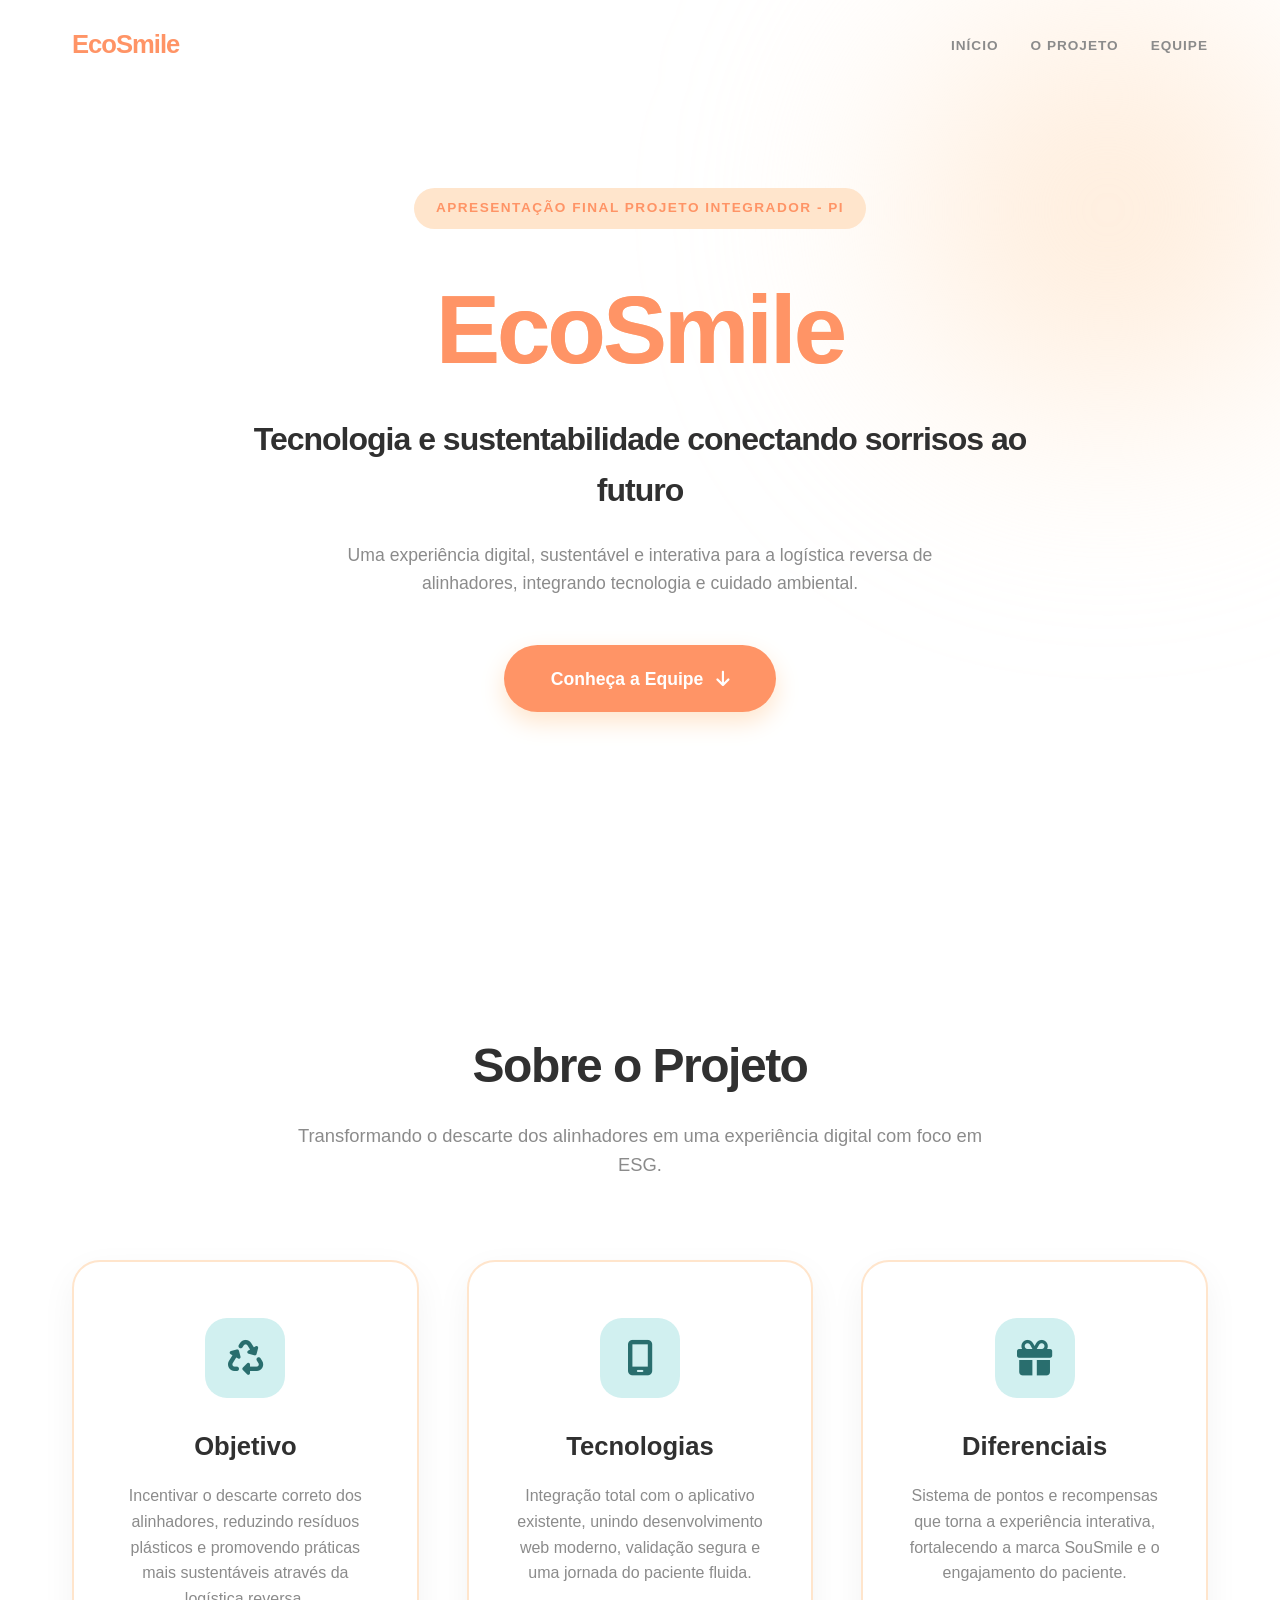
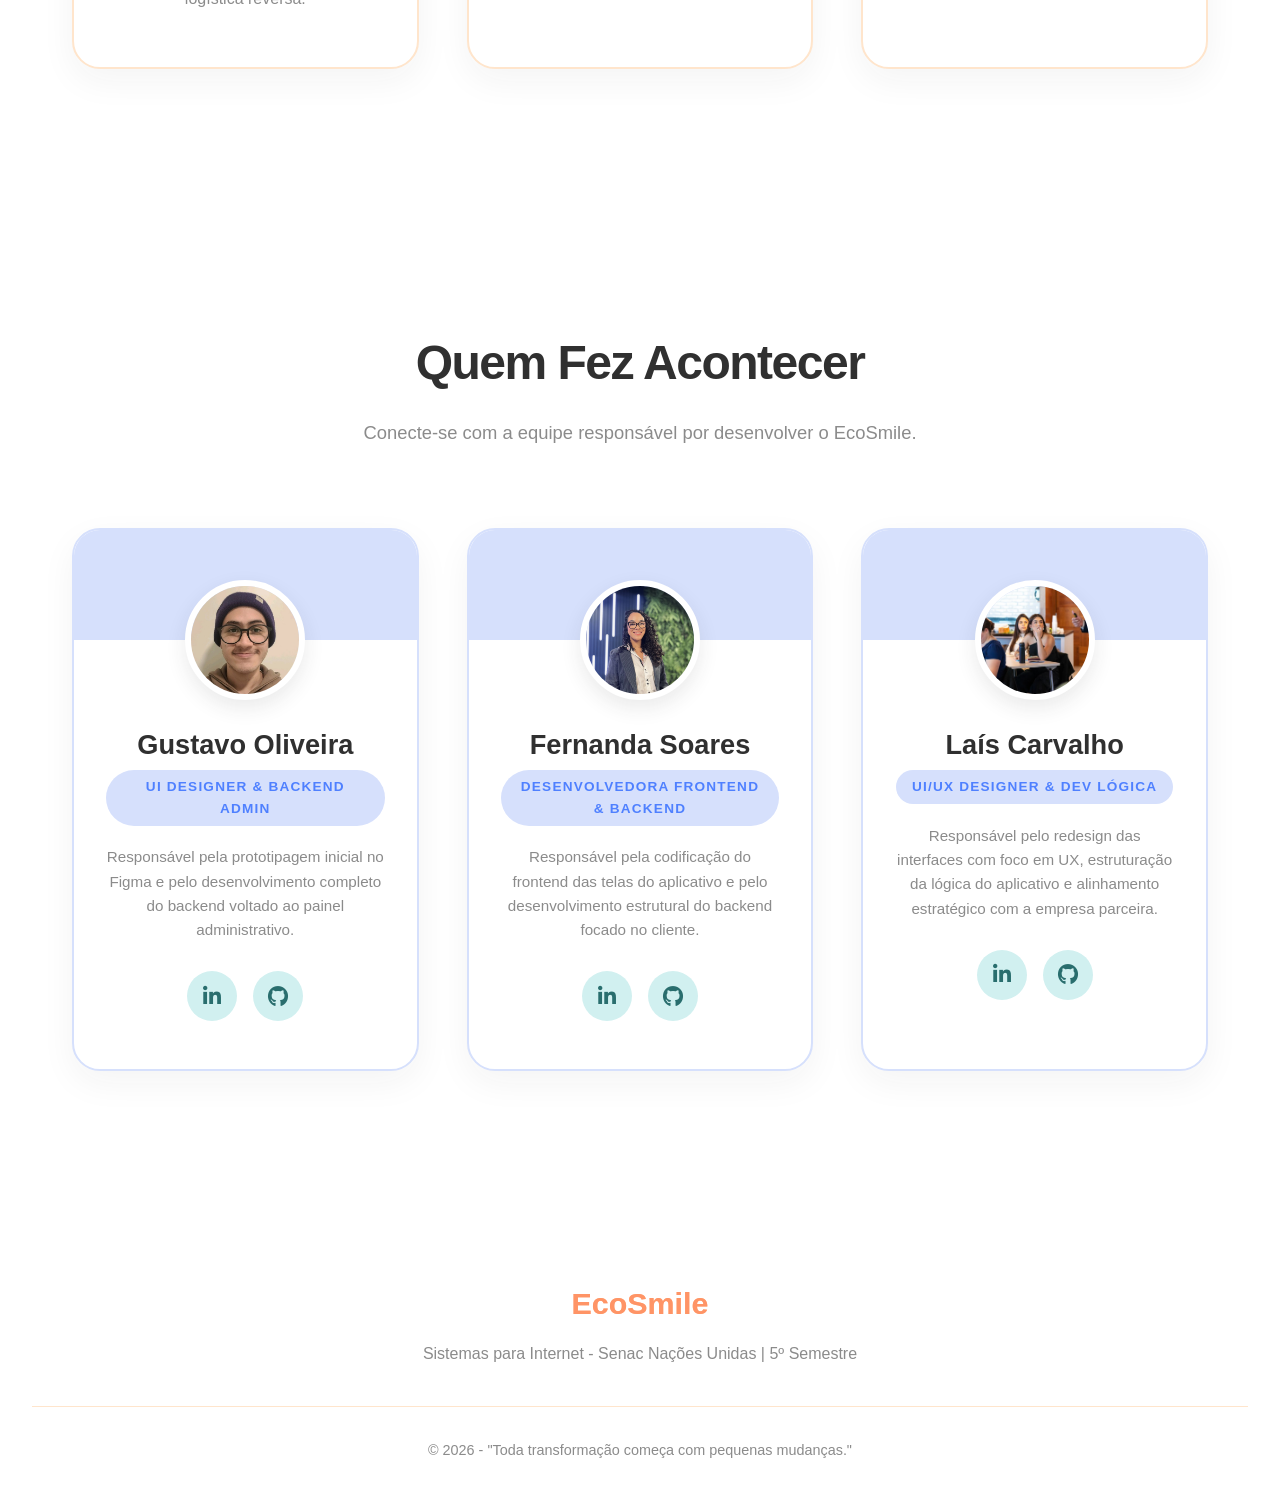
<file: index.html>
<!DOCTYPE html>
<html lang="pt-BR">
<head>
    <meta charset="UTF-8">
    <meta name="viewport" content="width=device-width, initial-scale=1.0">
    <title>EcoSmile - Sustentabilidade Digital</title>
    <link rel="stylesheet" href="https://cdnjs.cloudflare.com/ajax/libs/font-awesome/6.4.0/css/all.min.css">
    <link rel="stylesheet" href="style.css">
</head>
<body>
    <nav id="navbar">
        <div class="nav-content">
            <div class="logo">
                EcoSmile
            </div>
            <ul class="nav-links">
                <li><a href="#home">Início</a></li>
                <li><a href="#sobre">O Projeto</a></li>
                <li><a href="#equipe">Equipe</a></li>
            </ul>
        </div>
    </nav>

    <section id="home" class="hero">
        <div class="hero-shape"></div> <div class="hero-content fade-in">
            <div class="badge">Apresentação final projeto integrador - PI </div>
            <h1 class="gradient-text">EcoSmile</h1>
            <h2>Tecnologia e sustentabilidade conectando sorrisos ao futuro</h2>
            <p>Uma experiência digital, sustentável e interativa para a logística reversa de alinhadores, integrando tecnologia e cuidado ambiental.</p>
            <a href="#equipe" class="btn-primary">Conheça a Equipe <i class="fa-solid fa-arrow-down"></i></a>
        </div>
    </section>

    <section id="sobre" class="sobre">
        <div class="section-header fade-in">
            <h2>Sobre o Projeto</h2>
            <p>Transformando o descarte dos alinhadores em uma experiência digital com foco em ESG.</p>
        </div>
        
        <div class="cards-container">
            <div class="feature-card fade-in">
                <div class="icon-wrapper">
                    <i class="fa-solid fa-recycle"></i>
                </div>
                <h3>Objetivo</h3>
                <p>Incentivar o descarte correto dos alinhadores, reduzindo resíduos plásticos e promovendo práticas mais sustentáveis através da logística reversa.</p>
            </div>
            <div class="feature-card fade-in delay-1">
                <div class="icon-wrapper">
                    <i class="fa-solid fa-mobile-screen"></i>
                </div>
                <h3>Tecnologias</h3>
                <p>Integração total com o aplicativo existente, unindo desenvolvimento web moderno, validação segura e uma jornada do paciente fluida.</p>
            </div>
            <div class="feature-card fade-in delay-2">
                <div class="icon-wrapper">
                    <i class="fa-solid fa-gift"></i>
                </div>
                <h3>Diferenciais</h3>
                <p>Sistema de pontos e recompensas que torna a experiência interativa, fortalecendo a marca SouSmile e o engajamento do paciente.</p>
            </div>
        </div>
    </section>

    <section id="equipe" class="equipe">
        <div class="section-header fade-in">
            <h2>Quem Fez Acontecer</h2>
            <p>Conecte-se com a equipe responsável por desenvolver o EcoSmile.</p>
        </div>

        <div class="team-container">
            <div class="team-card fade-in">
                <div class="card-header-bg"></div>
                <img src="assets/gustavo.jpg" alt="Gustavo Oliveira" id="avatar-gustavo" class="team-avatar">
                <div class="team-info">
                    <h3>Gustavo Oliveira</h3>
                    <span class="role">UI Designer & Backend Admin</span>
                    <p>Responsável pela prototipagem inicial no Figma e pelo desenvolvimento completo do backend voltado ao painel administrativo.</p>
                    <div class="social-links">
                        <a href="https://www.linkedin.com/in/gustavoo-oliveira/" target="_blank" class="social-btn linkedin"><i class="fa-brands fa-linkedin-in"></i></a>
                        <a href="https://github.com/gutt06" target="_blank" class="social-btn github"><i class="fa-brands fa-github"></i></a>
                    </div>
                </div>
            </div>

            <div class="team-card fade-in delay-1">
                <div class="card-header-bg"></div>
                <img src="assets/fernanda.jpg" alt="Fernanda Soares" id="avatar-fernanda" class="team-avatar">
                <div class="team-info">
                    <h3>Fernanda Soares</h3>
                    <span class="role">Desenvolvedora Frontend & Backend</span>
                    <p>Responsável pela codificação do frontend das telas do aplicativo e pelo desenvolvimento estrutural do backend focado no cliente.</p>
                    <div class="social-links">
                        <a href="https://www.linkedin.com/in/fernandaosribeiro1/?locale=pt" target="_blank" class="social-btn linkedin"><i class="fa-brands fa-linkedin-in"></i></a>
                        <a href="https://github.com/fernandaosribeiro1" target="_blank" class="social-btn github"><i class="fa-brands fa-github"></i></a>
                    </div>
                </div>
            </div>

            <div class="team-card fade-in delay-2">
                <div class="card-header-bg"></div>
                <img src="assets/lais.jpg" alt="Laís Carvalho" id="avatar-lais" class="team-avatar">
                <div class="team-info">
                    <h3>Laís Carvalho</h3>
                    <span class="role">UI/UX Designer & Dev Lógica</span>
                    <p>Responsável pelo redesign das interfaces com foco em UX, estruturação da lógica do aplicativo e alinhamento estratégico com a empresa parceira.</p>
                    <div class="social-links">
                        <a href="https://www.linkedin.com/in/la%C3%ADs-carvalho-123595216" target="_blank" class="social-btn linkedin"><i class="fa-brands fa-linkedin-in"></i></a>
                        <a href="https://github.com/LaysC" target="_blank" class="social-btn github"><i class="fa-brands fa-github"></i></a>
                    </div>
                </div>
            </div>
        </div>
    </section>

    <footer>
        <div class="footer-content">
            <h3 class="gradient-text">EcoSmile</h3>
            <p>Sistemas para Internet - Senac Nações Unidas | 5º Semestre</p>
            <p class="copyright">© 2026 - "Toda transformação começa com pequenas mudanças."</p>
        </div>
    </footer>

    <script src="script.js"></script>
</body>
</html>
</file>
<file: style.css>
/* Variáveis da Marca - Paleta Oficial Exata */
:root {
    --coral: #ff9466;
    --blue: #4f80ff;
    --emerald: #296e6e;
    --yellow: #fff173;
    --black: #303030;
    --light-coral: #ffe5cc;
    --light-blue: #d6e0fc;
    --light-emerald: #d1f0f0;
    --light-yellow: #fffce0;
    --grey: #8b8b8b;
    --peach: #ffd4ab;
    --aqua: #8fd6d6;
    --white: #ffffff;

    --bg-page: var(--white);
    --text-dark: var(--black);
    --text-light: var(--grey);
    --card-bg: var(--white);
    --transition: all 0.3s cubic-bezier(0.25, 0.8, 0.25, 1);
}

* {
    margin: 0;
    padding: 0;
    box-sizing: border-box;
    font-family: 'Inter', -apple-system, BlinkMacSystemFont, "Segoe UI", Roboto, sans-serif;
    scroll-behavior: smooth;
}

body {
    background-color: var(--bg-page);
    color: var(--text-dark);
    line-height: 1.6;
    overflow-x: hidden;
}

/* Utilitários Visuais */
.gradient-text {
    /* Gradiente sutil usando Coral e Peach da paleta */
    background: linear-gradient(135deg, var(--coral), var(--peach));
    -webkit-background-clip: text;
    background-clip: text;
    color: transparent;
    font-weight: 900;
}

/* Navbar */
nav {
    position: fixed;
    top: 0;
    width: 100%;
    z-index: 1000;
    padding: 1.5rem 0;
    transition: var(--transition);
}

nav.scrolled {
    padding: 1rem 0;
    background: rgba(255, 255, 255, 0.95);
    backdrop-filter: blur(10px);
    box-shadow: 0 4px 20px rgba(48, 48, 48, 0.05);
}

.nav-content {
    max-width: 1200px;
    margin: 0 auto;
    padding: 0 2rem;
    display: flex;
    justify-content: space-between;
    align-items: center;
}

.logo {
    font-size: 1.6rem;
    font-weight: 800;
    color: var(--coral);
    letter-spacing: -1px;
}

.nav-links {
    display: flex;
    list-style: none;
    gap: 2rem;
}

.nav-links a {
    color: var(--grey);
    text-decoration: none;
    font-weight: 600;
    transition: var(--transition);
    text-transform: uppercase;
    font-size: 0.85rem;
    letter-spacing: 1px;
}

.nav-links a:hover {
    color: var(--coral);
}

/* Hero Section */
.hero {
    min-height: 100vh;
    display: flex;
    align-items: center;
    justify-content: center;
    text-align: center;
    position: relative;
    padding: 0 2rem;
    overflow: hidden;
}

.hero-shape {
    position: absolute;
    top: -10%;
    right: -10%;
    width: 600px;
    height: 600px;
    background: radial-gradient(circle, var(--light-coral), transparent 70%);
    border-radius: 50%;
    filter: blur(100px);
    z-index: 0;
}

.hero-content {
    max-width: 800px;
    z-index: 2;
    display: flex;
    flex-direction: column;
    align-items: center;
}

.badge {
    background: var(--light-coral);
    color: var(--coral);
    padding: 0.6rem 1.4rem;
    border-radius: 50px;
    font-size: 0.85rem;
    font-weight: 700;
    text-transform: uppercase;
    letter-spacing: 1.5px;
    margin-bottom: 1.5rem;
}

.hero h1 {
    font-size: clamp(3.8rem, 8vw, 6rem);
    margin-bottom: 0.5rem;
    color: var(--coral);
    font-weight: 900;
    letter-spacing: -3px;
}

.hero h2 {
    font-size: clamp(1.3rem, 3vw, 2rem);
    color: var(--black);
    margin-bottom: 1.5rem;
    font-weight: 700;
    letter-spacing: -1px;
}

.hero p {
    color: var(--grey);
    font-size: 1.1rem;
    max-width: 600px;
    margin-bottom: 3rem;
}

/* Botão Principal */
.btn-primary {
    display: inline-flex;
    align-items: center;
    gap: 0.8rem;
    padding: 1.1rem 2.8rem;
    background-color: var(--coral);
    color: var(--white);
    text-decoration: none;
    border-radius: 50px;
    font-weight: 700;
    font-size: 1.1rem;
    transition: var(--transition);
    box-shadow: 0 10px 25px var(--light-coral);
    border: 2px solid transparent;
}

.btn-primary:hover {
    transform: translateY(-4px);
    background-color: var(--peach);
    color: var(--black);
    box-shadow: 0 15px 35px var(--light-coral);
}

/* Seções Gerais */
section:not(.hero) {
    padding: 8rem 2rem;
    max-width: 1200px;
    margin: 0 auto;
}

.section-header {
    text-align: center;
    max-width: 700px;
    margin: 0 auto 5rem auto;
}

.section-header h2 {
    font-size: 3rem;
    margin-bottom: 1rem;
    color: var(--black);
    font-weight: 800;
    letter-spacing: -1.5px;
}

.section-header p {
    color: var(--grey);
    font-size: 1.15rem;
}

/* Layout de Cards */
.cards-container, .team-container {
    display: grid;
    grid-template-columns: repeat(auto-fit, minmax(320px, 1fr));
    gap: 3rem;
}

/* Feature Cards (Sobre o Projeto) */
.feature-card {
    background: var(--card-bg);
    border-radius: 28px;
    padding: 3.5rem 2.5rem;
    text-align: center;
    box-shadow: 0 12px 35px rgba(48, 48, 48, 0.05);
    border: 2px solid var(--light-coral);
    transition: var(--transition);
    position: relative;
    overflow: hidden;
}

.feature-card::before {
    content: '';
    position: absolute;
    top: 0;
    left: 0;
    width: 100%;
    height: 6px;
    background: var(--coral);
    transform: scaleX(0);
    transform-origin: left;
    transition: transform 0.4s ease;
}

.feature-card:hover {
    transform: translateY(-12px);
    border-color: var(--coral);
    box-shadow: 0 25px 50px var(--light-coral);
}

.feature-card:hover::before {
    transform: scaleX(1);
}

.icon-wrapper {
    width: 80px;
    height: 80px;
    background: var(--light-emerald);
    color: var(--emerald);
    border-radius: 22px;
    display: flex;
    align-items: center;
    justify-content: center;
    font-size: 2.2rem;
    margin: 0 auto 1.8rem auto;
    transition: var(--transition);
}

.feature-card:hover .icon-wrapper {
    background: var(--emerald);
    color: var(--white);
}

.feature-card h3 {
    font-size: 1.6rem;
    margin-bottom: 1rem;
    color: var(--black);
    font-weight: 700;
}

.feature-card p {
    color: var(--grey);
    font-size: 1rem;
}

/* Team Cards (Equipe com Fotos) */
.team-card {
    background: var(--card-bg);
    border-radius: 28px;
    overflow: hidden;
    box-shadow: 0 12px 35px rgba(48, 48, 48, 0.05);
    border: 2px solid var(--light-blue);
    transition: var(--transition);
    text-align: center;
}

.team-card:hover {
    transform: translateY(-12px);
    border-color: var(--blue);
    box-shadow: 0 25px 50px var(--light-blue);
}

.card-header-bg {
    height: 110px;
    background: var(--light-blue);
    transition: var(--transition);
}

.team-card:hover .card-header-bg {
    background: var(--blue);
}

.team-avatar {
    width: 120px;
    height: 120px;
    border-radius: 50%;
    object-fit: cover;
    margin: -60px auto 1rem auto;
    background-color: var(--white);
    border: 6px solid var(--white);
    box-shadow: 0 8px 20px rgba(48, 48, 48, 0.1);
    transition: var(--transition);
}

.team-card:hover .team-avatar {
    transform: scale(1.05);
    border-color: var(--light-yellow);
}

.team-info {
    padding: 0 2rem 3rem 2rem;
}

.team-info h3 {
    font-size: 1.7rem;
    color: var(--black);
    margin-bottom: 0.2rem;
    font-weight: 700;
}

.team-info .role {
    display: inline-block;
    color: var(--blue);
    font-size: 0.85rem;
    font-weight: 700;
    text-transform: uppercase;
    letter-spacing: 1.2px;
    margin-bottom: 1.2rem;
    background: var(--light-blue);
    padding: 0.4rem 1rem;
    border-radius: 50px;
}

.team-info p {
    color: var(--grey);
    font-size: 0.95rem;
    margin-bottom: 1.8rem;
    min-height: 80px;
}

/* Botões Sociais Focados em Networking */
.social-links {
    display: flex;
    justify-content: center;
    gap: 1rem;
}

.social-btn {
    width: 50px;
    height: 50px;
    border-radius: 50%;
    display: flex;
    align-items: center;
    justify-content: center;
    background: var(--light-emerald);
    color: var(--emerald);
    text-decoration: none;
    font-size: 1.3rem;
    transition: var(--transition);
}

.social-btn:hover {
    transform: translateY(-4px);
    color: var(--white);
}

.social-btn.linkedin:hover {
    background: var(--blue);
    color: var(--white);
    box-shadow: 0 8px 18px var(--light-blue);
}

.social-btn.github:hover {
    background: var(--black);
    color: var(--white);
    box-shadow: 0 8px 18px rgba(48, 48, 48, 0.3);
}

/* Footer */
footer {
    background: var(--white);
    padding: 5rem 2rem 2rem;
    text-align: center;
    border-top: 1px solid var(--light-grey);
}

.footer-content h3 {
    font-size: 1.9rem;
    margin-bottom: 0.8rem;
    color: var(--coral);
}

.footer-content p {
    color: var(--grey);
}

.copyright {
    margin-top: 2.5rem;
    font-size: 0.9rem;
    padding-top: 2rem;
    border-top: 1px solid var(--light-coral);
}

/* Animações base */
.fade-in {
    opacity: 0;
    transform: translateY(40px);
    transition: opacity 1s cubic-bezier(0.22, 1, 0.36, 1), transform 1s cubic-bezier(0.22, 1, 0.36, 1);
}

.fade-in.visible {
    opacity: 1;
    transform: translateY(0);
}

.delay-1 { transition-delay: 0.2s; }
.delay-2 { transition-delay: 0.4s; }

/* Responsividade */
@media (max-width: 768px) {
    .nav-links {
        display: none;
    }
    
    .hero h1 {
        font-size: 3rem;
        letter-spacing: -1.5px;
    }
    
    section:not(.hero) {
        padding: 5rem 1.5rem;
    }
}
</file>
